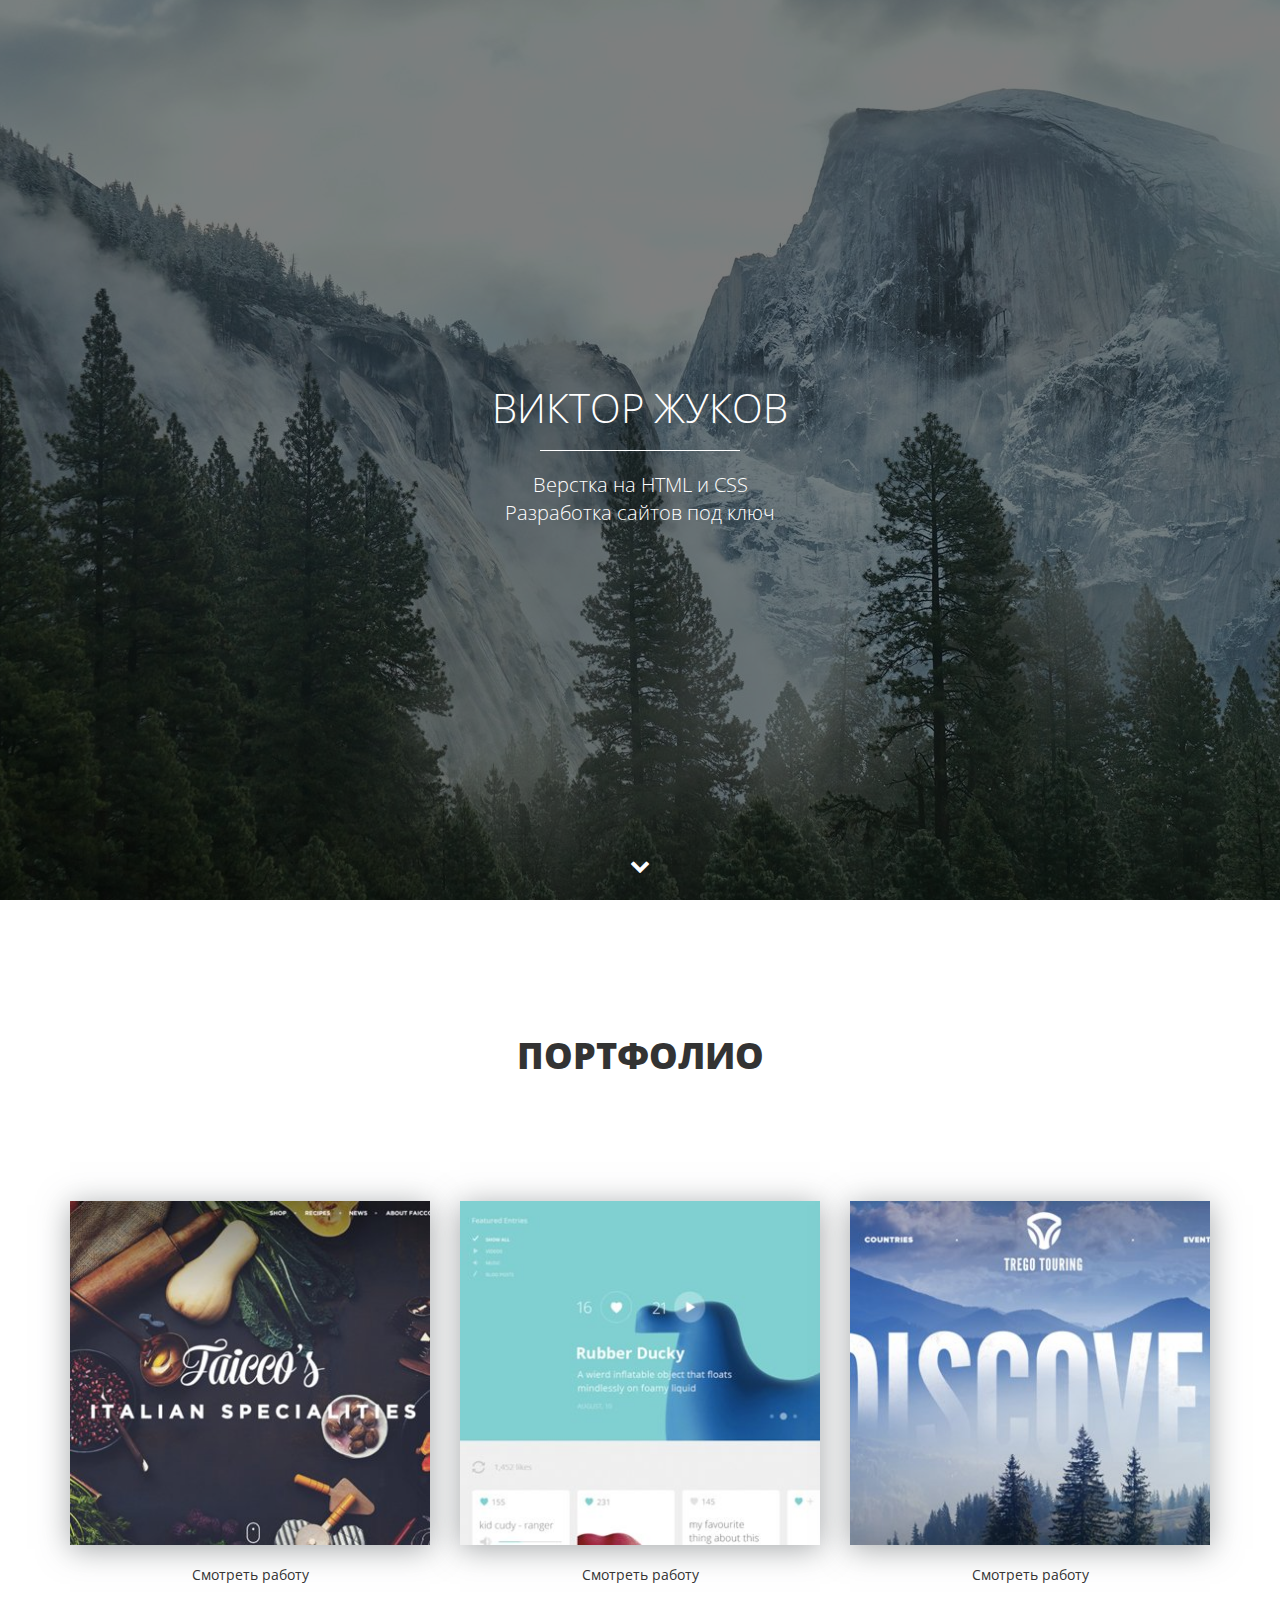
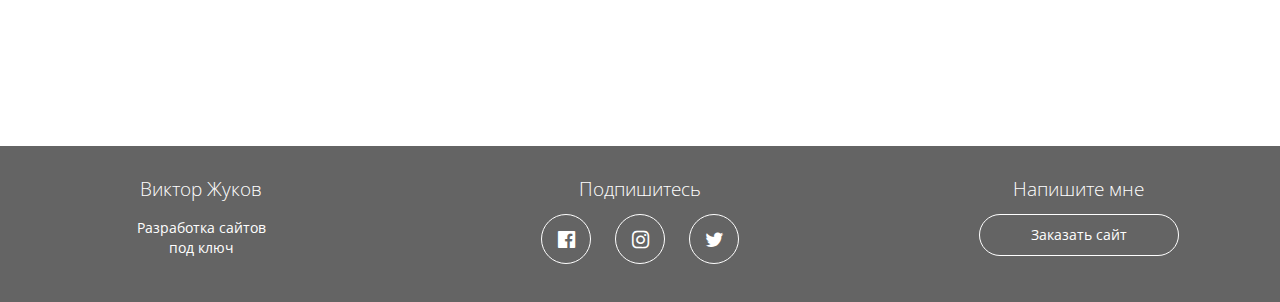
<file: index.html>
<!DOCTYPE html>
<html lang="ru">
  <head>
    <meta charset="utf-8">
    <meta http-equiv="X-UA-Compatible" content="IE=edge">
    <meta name="viewport" content="width=device-width, initial-scale=1">
    <!-- meta tegs for social networks-->
    <meta property="og:url" content="">
    <meta property="og:type" content="website">
    <meta property="og:title" content="Виктор Жуков - верстка сайтов на HTML и CSS">
    <meta property="og:image" content="">
    <meta property="og:description" content="Закажите разработку сайта без посредников от 5 990 рублей">
    <meta property="og:site_name" content="Портфолио верстальщика">
    <meta property="article:author" content="Виктор Жуков">
    <!--Заголовок сайта-->
    <title>Виктор Жуков - Портфолио</title>
    <link href="https://fonts.googleapis.com/css?family=Open+Sans&amp;subset=cyrillic" rel="stylesheet">
    <link href="css/bootstrap.min.css" rel="stylesheet">
    <link rel="stylesheet" href="css/fontello.css">
    <link rel="stylesheet" href="css/fontello-embedded.css">
    <link href="css/style.css" rel="stylesheet">
    <!--Фавиконка-->
    <link rel="shortcut icon" type="image/x-icon" href="favicon.ico">
    <!--[if lt IE 9]>
      <script src="https://oss.maxcdn.com/html5shiv/3.7.3/html5shiv.min.js"></script>
      <script src="https://oss.maxcdn.com/respond/1.4.2/respond.min.js"></script>
    <![endif]-->
  </head>
  <body>
    <div class="main">
      <div class="main-overlay"></div>
       <div class="wrapper"> <!--обертка для див main-header-->
          <div class="main-header">
            <h1>Виктор Жуков</h1>
              <div class="main-line"></div>
                <p>Верстка на HTML и CSS <br> Разработка сайтов под ключ</p>
          </div>
       </div>
       <a class="main-down" href="#portfolio"><i class="icon-down"></i></a>
    </div>

    <div class="portfolio" id="portfolio">
      <div class="container">
        <h2 class="section-header">Портфолио</h2>
        <div class="row">
          <div class="col-md-4">
            <div class="portfolio-block">
              <img src="img/portfolio/1.jpg" alt="Work #1">
              <a data-toggle="modal" data-work='work1' href="#work">Смотреть работу</a>
            </div>
          </div>
          <div class="col-md-4">
            <div class="portfolio-block">
              <img src="img/portfolio/2.jpg" alt="Work #2">
              <a data-toggle="modal" data-work='work2' href="#work">Смотреть работу</a>
            </div>
          </div>
          <div class="col-md-4">
            <div class="portfolio-block">
              <img src="img/portfolio/3.jpg" alt="Work #3">
              <a data-toggle="modal" data-work='work3' href="#work">Смотреть работу</a>
            </div>
          </div>
        </div>
      </div>
    </div>

    <div class="footer">
      <div class="container">
        <div class="row">
          <div class="col-md-3">
            <strong>Виктор Жуков</strong>
            <p>Разработка сайтов <br> под ключ</p>
          </div>
            <div class="col-md-6">
              <strong>Подпишитесь</strong>
              <div class="social-links">
              <a href="https://www.facebook.com/vityok.zhukov"><i class="icon-fb"></i></a>
              <a href="https://www.instagram.com/vic_zhukov/"><i class="icon-inst"></i></a>
              <a href="https://twitter.com/Vityok93"><i class="icon-twit"></i></a>
              </div>
            </div>
            <div class="col-md-3">
              <strong>Напишите мне</strong>
              <a href="www.facebook.com/vityok.zhukov" class="offer_btn">Заказать сайт</a>
            </div>
        </div>
      </div>
    </div>

    <!--Всплывающие окна (модальные)-->

    <div class="modal fade" id="work" role="dialog">
  <div class="modal-dialog" role="document">
    <div class="modal-content">
      <div class="modal-header">
        <button type="button" class="close" data-dismiss="modal" aria-label="Close"><span aria-hidden="true">&times;</span></button>
        <h4 class="modal-title">Описание проекта</h4>
      </div>
      <div class="modal-body">
        
      </div>
    </div>
  </div>
</div>
    <!-- jQuery (necessary for Bootstrap's JavaScript plugins) -->
    <script src="https://ajax.googleapis.com/ajax/libs/jquery/1.12.4/jquery.min.js"></script>
    <script src="js/bootstrap.min.js"></script>
    <script>
      $(function() {
        var link = $('a[data-toggle="modal"]');
        link.on('click', function(event) {
          var work = $(this).attr('data-work');
          var modal = $('.modal');
          modal.find('.modal-body').load(work+'.html');
        })
      })
    </script>
    <script>
      $(document).ready(function() {
        //навигация-плавный скроллинг к якорю
        $(".slowly").on("click", function (event) {
          //отменяем стандартную обработку нажатия по ссылке
          event.preventDefault();
          //забираем идентификатор блока из атрибута href
          var id = $(this).attr('href'),
          //узнаем высоту от начала блока на который ссылается якорь
          top = $(id).offset().top;
          //анимируем переход на расстоянии - top за 800 мс
          $('body,html').animate({scrollTop: top}, 800);
        })
      })
    </script>

  </body>
</html>
</file>
<file: css/fontello.css>
@font-face {
  font-family: 'fontello';
  src: url('../font/fontello.eot?45887508');
  src: url('../font/fontello.eot?45887508#iefix') format('embedded-opentype'),
       url('../font/fontello.woff2?45887508') format('woff2'),
       url('../font/fontello.woff?45887508') format('woff'),
       url('../font/fontello.ttf?45887508') format('truetype'),
       url('../font/fontello.svg?45887508#fontello') format('svg');
  font-weight: normal;
  font-style: normal;
}
/* Chrome hack: SVG is rendered more smooth in Windozze. 100% magic, uncomment if you need it. */
/* Note, that will break hinting! In other OS-es font will be not as sharp as it could be */
/*
@media screen and (-webkit-min-device-pixel-ratio:0) {
  @font-face {
    font-family: 'fontello';
    src: url('../font/fontello.svg?45887508#fontello') format('svg');
  }
}
*/
 
 [class^="icon-"]:before, [class*=" icon-"]:before {
  font-family: "fontello";
  font-style: normal;
  font-weight: normal;
  speak: none;
 
  display: inline-block;
  text-decoration: inherit;
  width: 1em;
  margin-right: .2em;
  text-align: center;
  /* opacity: .8; */
 
  /* For safety - reset parent styles, that can break glyph codes*/
  font-variant: normal;
  text-transform: none;
 
  /* fix buttons height, for twitter bootstrap */
  line-height: 1em;
 
  /* Animation center compensation - margins should be symmetric */
  /* remove if not needed */
  margin-left: .2em;
 
  /* you can be more comfortable with increased icons size */
  /* font-size: 120%; */
 
  /* Font smoothing. That was taken from TWBS */
  -webkit-font-smoothing: antialiased;
  -moz-osx-font-smoothing: grayscale;
 
  /* Uncomment for 3D effect */
  /* text-shadow: 1px 1px 1px rgba(127, 127, 127, 0.3); */
}
 
.icon-down:before { content: '\e800'; } /* '' */
.icon-twit:before { content: '\f099'; } /* '' */
.icon-inst:before { content: '\f16d'; } /* '' */
.icon-fb:before { content: '\f230'; } /* '' */
</file>
<file: css/fontello-embedded.css>
@font-face {
  font-family: 'fontello';
  src: url('../font/fontello.eot?55218494');
  src: url('../font/fontello.eot?55218494#iefix') format('embedded-opentype'),
       url('../font/fontello.svg?55218494#fontello') format('svg');
  font-weight: normal;
  font-style: normal;
}
@font-face {
  font-family: 'fontello';
  src: url('[data-uri]') format('woff'),
       url('[data-uri]') format('truetype');
}
/* Chrome hack: SVG is rendered more smooth in Windozze. 100% magic, uncomment if you need it. */
/* Note, that will break hinting! In other OS-es font will be not as sharp as it could be */
/*
@media screen and (-webkit-min-device-pixel-ratio:0) {
  @font-face {
    font-family: 'fontello';
    src: url('../font/fontello.svg?55218494#fontello') format('svg');
  }
}
*/
 
 [class^="icon-"]:before, [class*=" icon-"]:before {
  font-family: "fontello";
  font-style: normal;
  font-weight: normal;
  speak: none;
 
  display: inline-block;
  text-decoration: inherit;
  width: 1em;
  margin-right: .2em;
  text-align: center;
  /* opacity: .8; */
 
  /* For safety - reset parent styles, that can break glyph codes*/
  font-variant: normal;
  text-transform: none;
     
  /* fix buttons height, for twitter bootstrap */
  line-height: 1em;
 
  /* Animation center compensation - margins should be symmetric */
  /* remove if not needed */
  margin-left: .2em;
 
  /* you can be more comfortable with increased icons size */
  /* font-size: 120%; */
 
  /* Uncomment for 3D effect */
  /* text-shadow: 1px 1px 1px rgba(127, 127, 127, 0.3); */
}
.icon-down:before { content: '\e800'; } /* '' */
.icon-twit:before { content: '\f099'; } /* '' */
.icon-inst:before { content: '\f16d'; } /* '' */
.icon-fb:before { content: '\f230'; } /* '' */
</file>
<file: css/style.css>
body{font-family:'Open Sans',sans-serif}html{font-size:10px}a:active,a:focus,a:visited{outline:0;text-decoration:none}.wrapper{display:table-cell;vertical-align:middle}.main{position:relative;display:table;width:100%;text-align:center;color:#fff;height:100vh;background:url(../img/main-bg.jpg) center center no-repeat #000}.main-overlay{position:absolute;z-index:1;width:100%;height:100%;background-color:rgba(0,0,0,.5)}.main h1{margin-bottom:1.4rem;font-weight:300;text-transform:uppercase;font-size:4rem}.main p{font-size:2rem;font-weight:300}.main-header{position:relative;z-index:2}.main-line{width:200px;height:1px;background-color:#fff;margin:0 auto}.main-down{position:absolute;color:#fff;z-index:2;bottom:1rem;display:inline-block;font-size:2rem;width:50px;height:50px;border-radius:50%;border:1px solid transparent;line-height:50px;left:50%;margin-left:-25px;transition:.2s}.main-down:hover{color:#fff;border-color:#fff}.portfolio{padding:10rem 0;text-align:center}.section-header{text-transform:uppercase;font-weight:800;font-size:3.6rem;margin-bottom:12rem}.portfolio img{width:100%;max-width:360px;box-shadow:0 4px 29px 0 rgba(87,92,97,.54)}.portfolio a{display:block;margin:2rem auto 6rem;color:#333;width:17rem;border-bottom:1px solid transparent}.portfolio a:hover{text-decoration:none;border-bottom:1px dotted #333;width:12rem}.footer{background-color:#646464;color:#fff;text-align:center;padding:3rem 0}.footer strong{font-weight:300;font-size:1.9rem}.social-links{margin-top:1rem}.social-links a{width:5rem;height:5rem;line-height:5rem;display:inline-block;color:#fff;border:1px solid #fff;border-radius:50%;margin-left:1rem;margin-right:1rem;font-size:2rem;transition:.2s}.social-links a:hover{background-color:#fff;color:#646464}.offer_btn{display:block;width:80%;max-width:200px;margin:1rem auto;border:1px solid #fff;padding-top:1rem;padding-bottom:1rem;color:#fff;border-radius:100px;transition:.2s}.offer_btn:hover{text-decoration:none;background-color:#fff;color:#646464}.modal img{width:100%}.modal-title{font-weight:800;font-size:1.5rem}.close{background-color:transparent;border:none;font-size:2.5rem;position:absolute;right:2rem;top:1rem}.modal_btn{display:inline-block;border:1px solid #333;padding:10px 20px;color:#333;border-radius:5px}.modal_btn:hover{background-color:#646464;color:#fff;text-decoration:none}@media (min-width:0px) and (max-width:767px){html{font-size:6px}.footer strong{margin-top:3rem 0 2rem;display:inline-block}.social-links a{font-size:1.5rem}}@media (min-width:768px) and (max-width:991px){.footer strong{margin-top:3rem 0 2rem;display:inline-block}}
</file>
